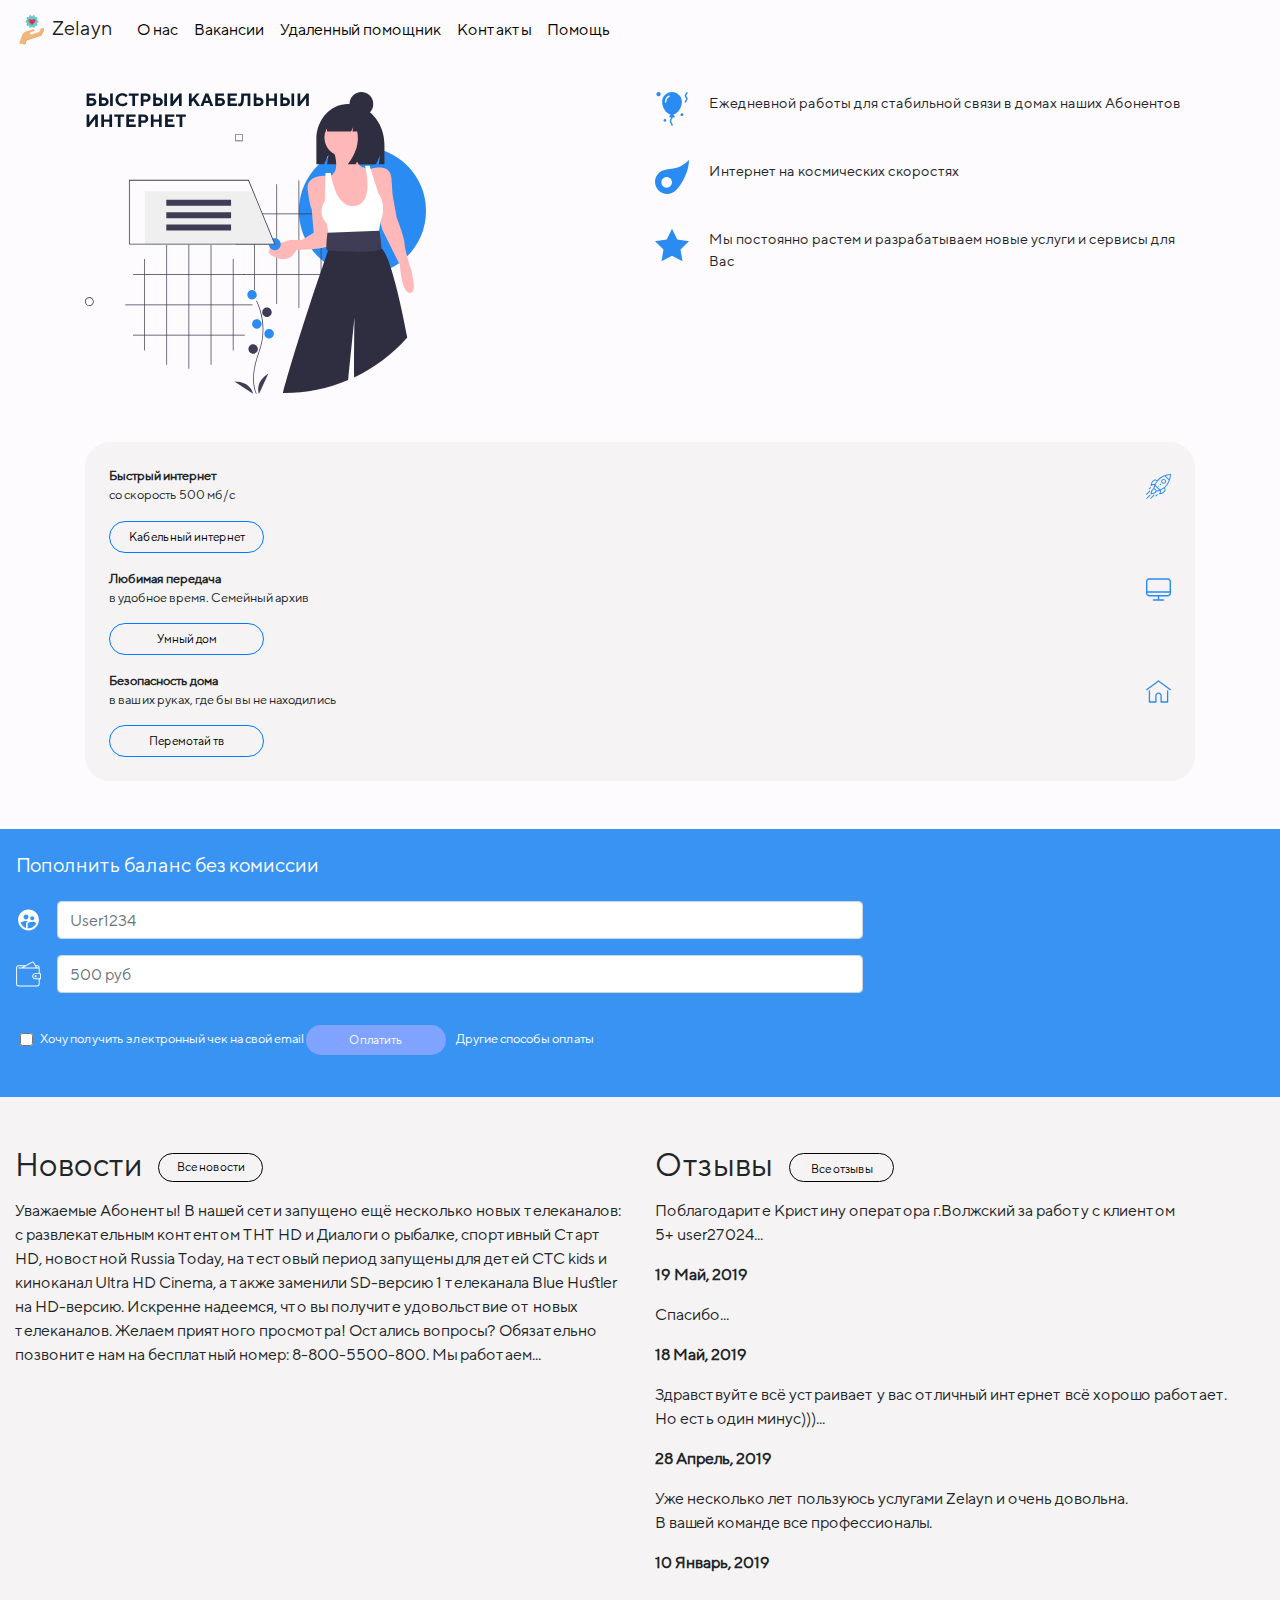
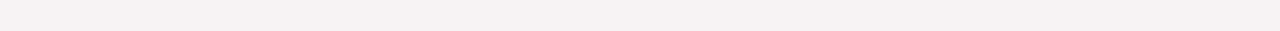
<file: main.html>
<!DOCTYPE html>
<html lang="ru">

<head>
    <meta charset="UTF-8">
    <meta name="viewport" content="width=device-width, initial-scale=1.0">
    <title>Zelayn</title>
    <link rel="stylesheet" href="https://stackpath.bootstrapcdn.com/bootstrap/4.3.1/css/bootstrap.min.css" integrity="sha384-ggOyR0iXCbMQv3Xipma34MD+dH/1fQ784/j6cY/iJTQUOhcWr7x9JvoRxT2MZw1T" crossorigin="anonymous">
    <link rel="stylesheet" href="css/style-bs4.css">
    <link rel="stylesheet" href="css/style.css">
    <link rel="stylesheet" href="fonts/TTNorms-Regular/style.css">
</head>

<body>
    <nav class="navbar navbar-expand-lg navbar-light bg-light">
        <a class="navbar-brand" href="#">
            <img src="icons/service.svg" alt="Zelayn">
            Zelayn</a>
        <a class="main-personal-account d-none" href="#">
            <img src="icons/avatar (2).svg" alt="Zelayn" class="mr-2">
            Личный кабинет</a>
        <button class="navbar-toggler" type="button" data-toggle="collapse" data-target="#navbarSupportedContent" aria-controls="navbarSupportedContent" aria-expanded="false" aria-label="Toggle navigation">
            <span class="navbar-toggler-icon"></span>
        </button>
        <div class="collapse navbar-collapse" id="navbarSupportedContent">
            <ul class="navbar-nav mr-auto navbar-mobile d-sm-none">
                <li class="nav-item">
                    <a class="nav-link" href="#">Главная</a>
                </li>
                <li class="nav-item dropdown">
                    <a class="nav-link dropdown-toggle" href="#" id="navbarDropdown" role="button" data-toggle="dropdown" aria-haspopup="true" aria-expanded="false">
                        Кабельный интернет
                    </a>
                    <div class="dropdown-menu" aria-labelledby="navbarDropdown">
                        <a class="dropdown-item" href="#">Action</a>
                        <a class="dropdown-item" href="#">Another action</a>
                        <div class="dropdown-divider"></div>
                        <a class="dropdown-item" href="#">Something else here</a>
                    </div>
                </li>
                <li class="nav-item dropdown">
                    <a class="nav-link dropdown-toggle" href="#" id="navbarDropdown" role="button" data-toggle="dropdown" aria-haspopup="true" aria-expanded="false">
                        Перемотай ТВ
                    </a>
                    <div class="dropdown-menu" aria-labelledby="navbarDropdown">
                        <a class="dropdown-item" href="#">Action</a>
                        <a class="dropdown-item" href="#">Another action</a>
                        <div class="dropdown-divider"></div>
                        <a class="dropdown-item" href="#">Something else here</a>
                    </div>
                </li>
                <li class="nav-item">
                    <a class="nav-link" href="#">Умный дом</a>
                </li>
                <li class="nav-item dropdown">
                    <a class="nav-link dropdown-toggle" href="#" id="navbarDropdown" role="button" data-toggle="dropdown" aria-haspopup="true" aria-expanded="false">
                        Дополнительно
                    </a>
                    <div class="dropdown-menu" aria-labelledby="navbarDropdown">
                        <a class="dropdown-item" href="#">Action</a>
                        <a class="dropdown-item" href="#">Another action</a>
                        <div class="dropdown-divider"></div>
                        <a class="dropdown-item" href="#">Something else here</a>
                    </div>
                </li>
                <div class="row align-items-center main-search-container">
                    <div class="col-1"><img src="icons/Vector(1).svg" alt="search"></div>
                    <div class="col">
                        <input class="form-control mr-sm-2" type="search" placeholder="Поиск" aria-label="Search">
                    </div>
                </div>
                <div class="row align-items-center main-help-container">
                    <div class="col-1"><img src="icons/Vector(2).svg" alt="help"></div>
                    <div class="col">
                        <a class="nav-link" href="#">Помощь</a>
                    </div>
                </div>
            </ul>
            <ul class="navbar-nav mr-auto">
                <li class="nav-item">
                    <a class="nav-link" href="#">О нас</a>
                </li>
                <li class="nav-item">
                    <a class="nav-link" href="#">Вакансии</a>
                </li>
                <li class="nav-item">
                    <a class="nav-link" href="#">Удаленный помощник</a>
                </li>
                <li class="nav-item">
                    <a class="nav-link" href="#">Контакты</a>
                </li>
                <li class="nav-item">
                    <a class="nav-link" href="#">Помощь</a>
                </li>
            </ul>
        </div>
    </nav>
    <section class="container main-achievement">
        <div class="row">
            <div class="col mb-5"><img src="img/undraw_services_5tv9.svg" alt="master-img"></div>
            <div class="col">
                <div class="main-achievement-item">
                    <img src="icons/balloon.svg" alt="balloon">
                    <div class="main-achievement-item-text">
                        <span>Ежедневной работы для стабильной связи в домах наших Абонентов</span>
                    </div>
                </div>
                <div class="main-achievement-item">
                    <img src="icons/asteroid.svg" alt="asteroid">
                    <div class="main-achievement-item-text">
                        <span>Интернет на космических скоростях</span>
                    </div>
                </div>
                <div class="main-achievement-item">
                    <img src="icons/star (2).svg" alt="star">
                    <div class="main-achievement-item-text">
                        <span>Мы постоянно растем и разрабатываем новые услуги и сервисы для Вас</span>
                    </div>
                </div>
            </div>
        </div>
    </section>
    <section class="service-mobile container">
        <div class="service-mobile-card mb-5 pb-4">
            <div class="row">
                <div class="col pt-4">
                    <div class="service-mobile-card-item justify-content-between align-items-start pl-4 pt-0 pr-4">
                        <div class="service-mobile-card-item-text">
                            <p class="font-weight-bold">Быстрый интернет<br><span class="font-weight-normal">со скорость 500 мб/с</span></p>
                            <a href="#" class="btn btn-outline-primary">Кабельный интернет</a>
                        </div>
                        <img src="icons/startup.svg" alt="internet" class="mt-2">
                    </div>
                    <div class="service-mobile-card-item justify-content-between align-items-start pl-4 pt-3 pr-4">
                        <div class="service-mobile-card-item-text">
                            <p class="font-weight-bold">Любимая передача<br><span class="font-weight-normal">в удобное время. Семейный архив</span>
                            </p>
                            <a href="#" class="btn btn-outline-primary">Умный дом</a>
                        </div>
                        <img src="icons/monitor.svg" alt="tv" class="mt-2">
                    </div>
                    <div class="service-mobile-card-item justify-content-between align-items-start pl-4 pt-3 pr-4">
                        <div class="service-mobile-card-item-text">
                            <p class="font-weight-bold">Безопасность дома<br><span class="font-weight-normal">в ваших руках, где бы вы не находились</span>
                            </p>
                            <a href="#" class="btn btn-outline-primary">Перемотай тв</a>
                        </div>
                        <img src="icons/home 2.svg" alt="home" class="mt-2">
                    </div>
                </div>
            </div>
        </div>
    </section>
    <!--     <section class="service container">
        
    </section> -->
    <section class="payment-mobile container-fluid pl-3 pt-4 pr-4 pb-4">
        <h5>Пополнить баланс без комиссии</h5>
        <form action="">
            <div class="row flex-column mt-4">
                <div class="col payment-item mb-3">
                    <img src="icons/mdi_supervised_user_circle.svg" alt="user">
                    <input class="form-control ml-3" type="text" placeholder="User1234">
                </div>
                <div class="col payment-item mb-3">
                    <img src="icons/wallet.svg" alt="wallet">
                    <input class="form-control ml-3" type="text" placeholder="500 руб">
                </div>
            </div>
            <div class="form-check mt-3 p-0">                
                    <label class="ml-4 mb-4">
                        <input class="form-check-input" type="checkbox" value="" id="defaultCheck1">
                        <span>Хочу получить электронный чек на свой email</span>  
                    </label>                               
                <input class="btn btn-primary payment-btn" type="submit" value="Оплатить">
                <a href="#" class="ml-2">Другие способы оплаты</a>
            </div>
        </form>
    </section>


    <section class="main-news-comments container-fluid pt-5 pb-3">
        <div class="row">
            <div class="col-12 col-md-12 col-lg-6 col-xl-6 pb-4">
                <div class="main-news-comments-item d-flex mb-2">
                    <h2>Новости</h2>
                    <button type="button" class="btn btn-outline-dark badge-pill mt-2 ml-3">Все новости</button>
                </div>
                <p>Уважаемые Абоненты! В нашей сети запущено ещё несколько новых телеканалов: с развлекательным контентом ТНТ HD и Диалоги о рыбалке, спортивный Старт HD, новостной Russia Today, на тестовый период запущены для детей СТС kids и киноканал Ultra HD Cinema, а также заменили SD-версию 1 телеканала Blue Hustler на HD-версию. Искренне надеемся, что вы получите удовольствие от новых телеканалов. Желаем приятного просмотра! Остались вопросы? Обязательно позвоните нам на бесплатный номер: 8-800-5500-800. Мы работаем...</p>
            </div>
            <div class="col-12 col-md-12 col-lg-6 col-xl-6 pb-4">
               <div class="main-news-item d-flex mb-2">
                    <h2>Отзывы</h2>
                    <button type="button" class="btn btn-outline-dark badge-pill mt-2 ml-3">Все отзывы</button>
                </div>
                <p>Поблагодарите Кристину оператора г.Волжский за работу с клиентом <br>5+ user27024...
                    <p class="font-weight-bold">19 Май, 2019</p> 
                </p>
                
                <p>Спасибо...
                    <p class="font-weight-bold">18 Май, 2019</p>
                </p> 
                
                <p>Здравствуйте всё устраивает у вас отличный интернет всё хорошо работает.<br>Но есть один минус)))...
                    <p class="font-weight-bold">28 Апрель, 2019</p>
                </p> 
                
                <p>Уже несколько лет пользуюсь услугами Zelayn и очень довольна.<br>В вашей команде все профессионалы.
                    <p class="font-weight-bold">10 Январь, 2019</p>  
                </p>
                                         
            </div>
        </div>
    </section>


    <script src="https://ajax.googleapis.com/ajax/libs/jquery/1.12.4/jquery.min.js"></script>
    <script src="https://cdnjs.cloudflare.com/ajax/libs/popper.js/1.14.7/umd/popper.min.js" integrity="sha384-UO2eT0CpHqdSJQ6hJty5KVphtPhzWj9WO1clHTMGa3JDZwrnQq4sF86dIHNDz0W1" crossorigin="anonymous"></script>
    <script src="https://stackpath.bootstrapcdn.com/bootstrap/4.3.1/js/bootstrap.min.js" integrity="sha384-JjSmVgyd0p3pXB1rRibZUAYoIIy6OrQ6VrjIEaFf/nJGzIxFDsf4x0xIM+B07jRM" crossorigin="anonymous"></script>
    <script src="script.js"></script>
</body>

</html>
</file>
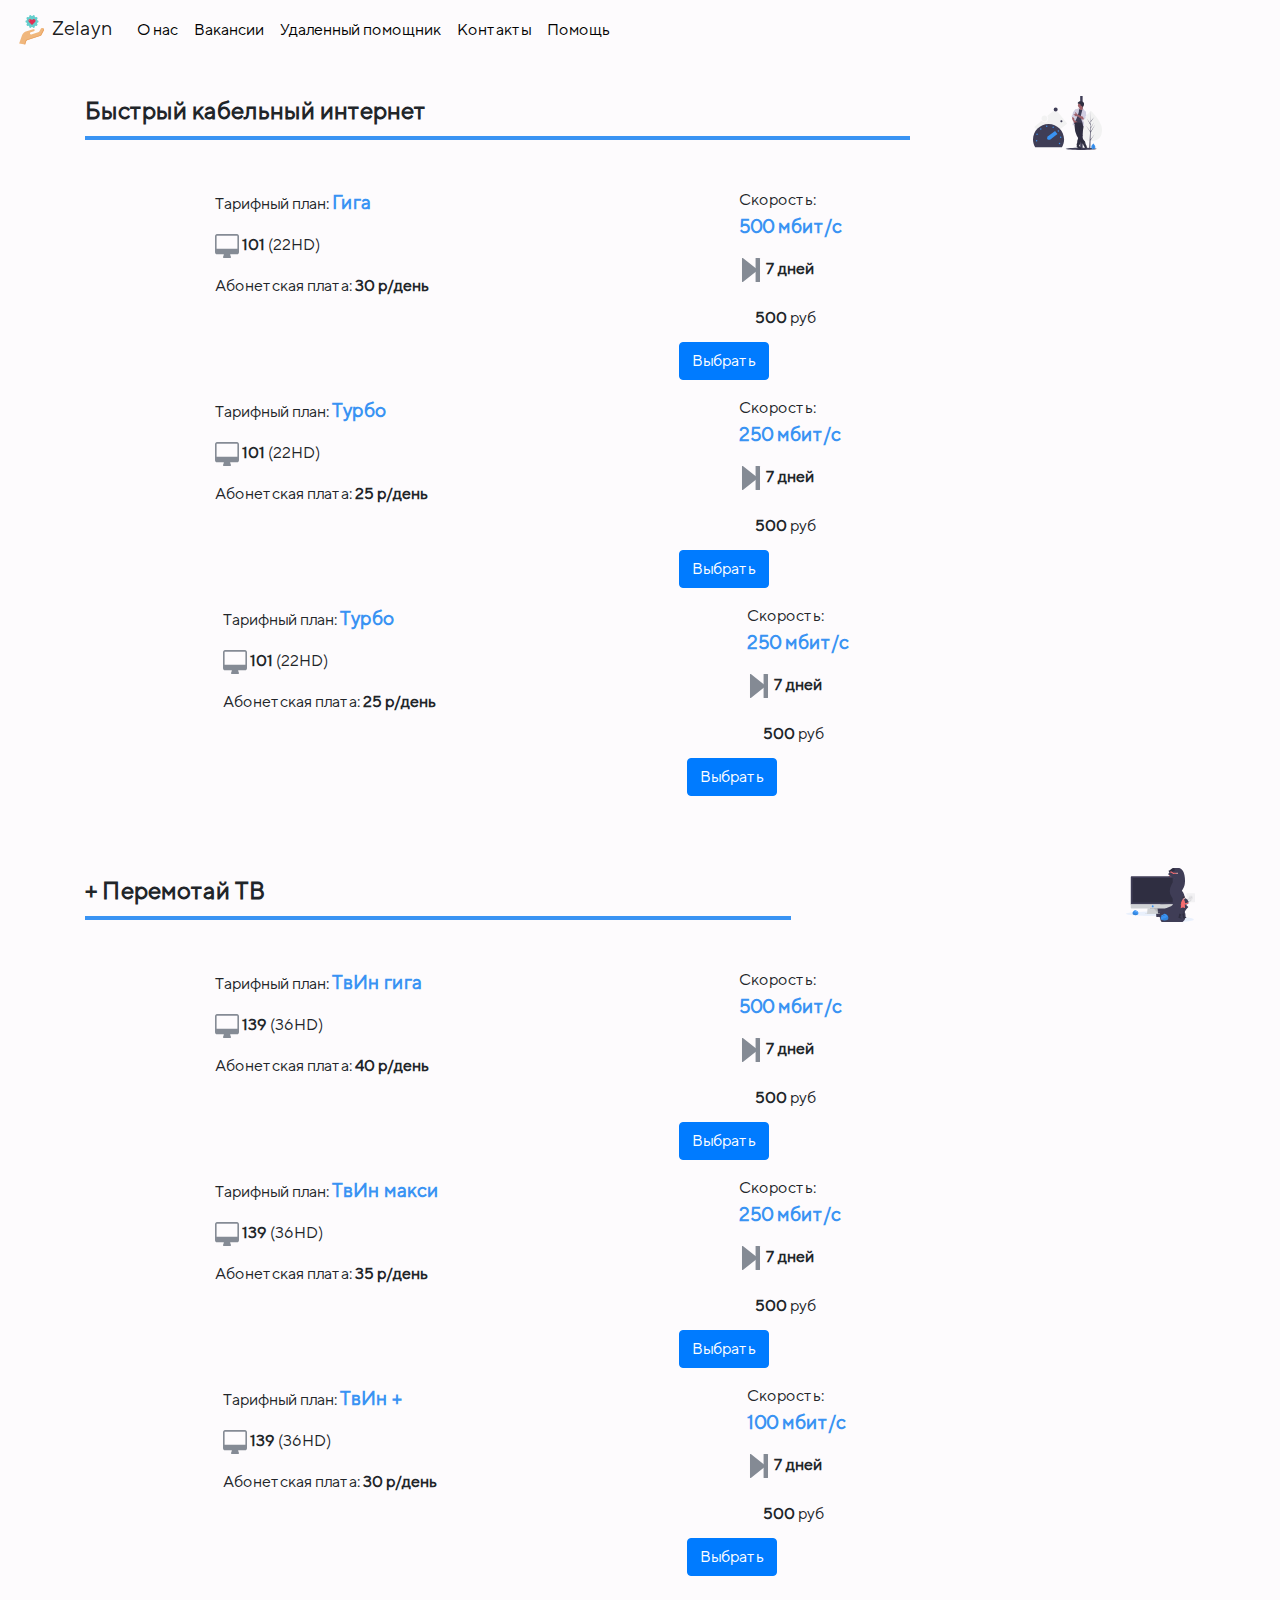
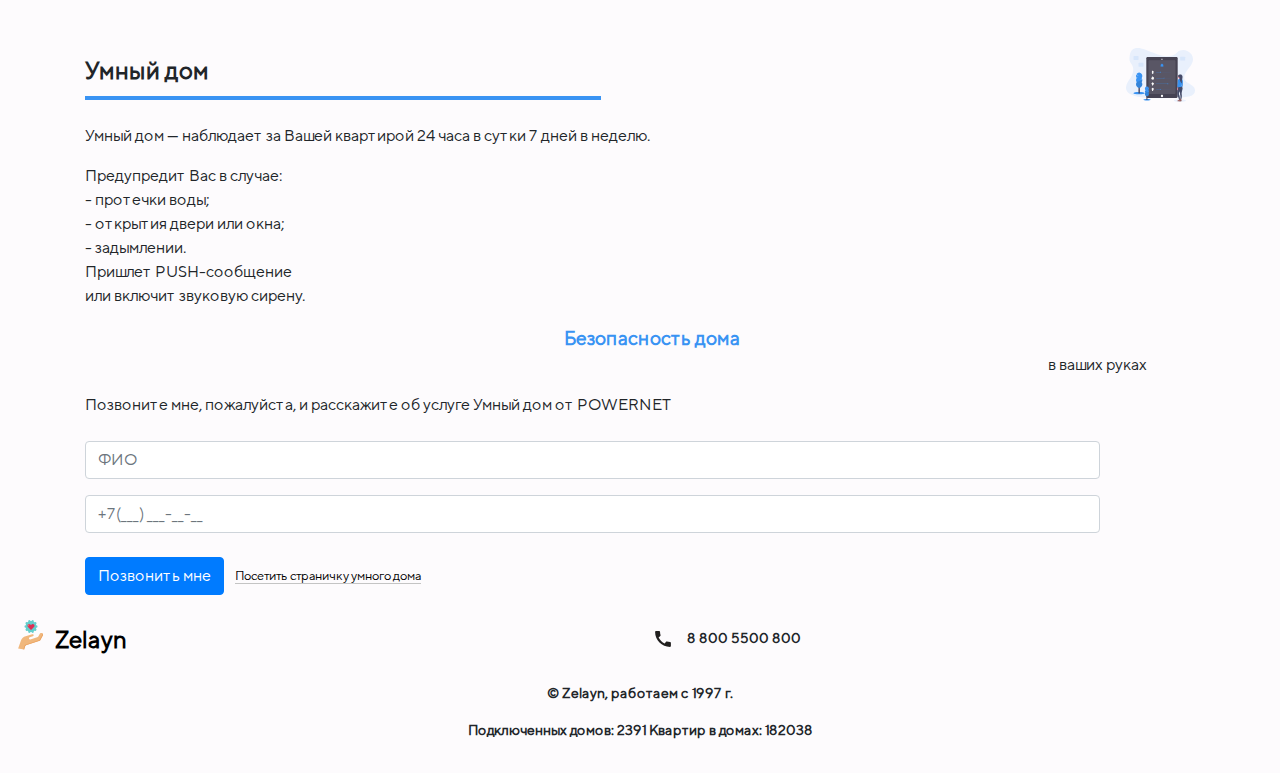
<file: tariffs.html>
<!DOCTYPE html>
<html lang="ru">

<head>
    <meta charset="UTF-8">
    <meta name="viewport" content="width=device-width, initial-scale=1.0">
    <title>Тарифы</title>
    <link rel="stylesheet" href="https://stackpath.bootstrapcdn.com/bootstrap/4.3.1/css/bootstrap.min.css" integrity="sha384-ggOyR0iXCbMQv3Xipma34MD+dH/1fQ784/j6cY/iJTQUOhcWr7x9JvoRxT2MZw1T" crossorigin="anonymous">
    <link rel="stylesheet" href="css/style-bs4.css">
    <link rel="stylesheet" href="css/style.css">
    <link rel="stylesheet" href="fonts/TTNorms-Regular/style.css">
</head>

<body>
    <nav class="navbar navbar-expand-lg navbar-light bg-light">
        <a class="navbar-brand" href="#">
            <img src="icons/service.svg" alt="Zelayn">
            Zelayn
        </a>
        <a class="main-personal-account d-none" href="#">
            <img src="icons/avatar (2).svg" alt="Zelayn" class="mr-2">
            Личный кабинет</a>
        <button class="navbar-toggler" type="button" data-toggle="collapse" data-target="#navbarSupportedContent" aria-controls="navbarSupportedContent" aria-expanded="false" aria-label="Toggle navigation">
            <span class="navbar-toggler-icon"></span>
        </button>
        <div class="collapse navbar-collapse" id="navbarSupportedContent">
            <ul class="navbar-nav mr-auto navbar-mobile d-sm-none">
                <li class="nav-item">
                    <a class="nav-link" href="#">Главная</a>
                </li>
                <li class="nav-item dropdown">
                    <a class="nav-link dropdown-toggle" href="#" id="navbarDropdown" role="button" data-toggle="dropdown" aria-haspopup="true" aria-expanded="false">
                        Кабельный интернет
                    </a>
                    <div class="dropdown-menu" aria-labelledby="navbarDropdown">
                        <a class="dropdown-item" href="#">Action</a>
                        <a class="dropdown-item" href="#">Another action</a>
                        <div class="dropdown-divider"></div>
                        <a class="dropdown-item" href="#">Something else here</a>
                    </div>
                </li>
                <li class="nav-item dropdown">
                    <a class="nav-link dropdown-toggle" href="#" id="navbarDropdown" role="button" data-toggle="dropdown" aria-haspopup="true" aria-expanded="false">
                        Перемотай ТВ
                    </a>
                    <div class="dropdown-menu" aria-labelledby="navbarDropdown">
                        <a class="dropdown-item" href="#">Action</a>
                        <a class="dropdown-item" href="#">Another action</a>
                        <div class="dropdown-divider"></div>
                        <a class="dropdown-item" href="#">Something else here</a>
                    </div>
                </li>
                <li class="nav-item">
                    <a class="nav-link" href="#">Умный дом</a>
                </li>
                <li class="nav-item dropdown">
                    <a class="nav-link dropdown-toggle" href="#" id="navbarDropdown" role="button" data-toggle="dropdown" aria-haspopup="true" aria-expanded="false">
                        Дополнительно
                    </a>
                    <div class="dropdown-menu" aria-labelledby="navbarDropdown">
                        <a class="dropdown-item" href="#">Action</a>
                        <a class="dropdown-item" href="#">Another action</a>
                        <div class="dropdown-divider"></div>
                        <a class="dropdown-item" href="#">Something else here</a>
                    </div>
                </li>
                <div class="row align-items-center main-search-container">
                    <div class="col-1"><img src="icons/Vector(1).svg" alt="search"></div>
                    <div class="col">
                        <input class="form-control mr-sm-2" type="search" placeholder="Поиск" aria-label="Search">
                    </div>
                </div>
                <div class="row align-items-center main-help-container">
                    <div class="col-1"><img src="icons/Vector(2).svg" alt="help"></div>
                    <div class="col">
                        <a class="nav-link" href="#">Помощь</a>
                    </div>
                </div>
            </ul>
            <ul class="navbar-nav mr-auto">
                <li class="nav-item">
                    <a class="nav-link" href="#">О нас</a>
                </li>
                <li class="nav-item">
                    <a class="nav-link" href="#">Вакансии</a>
                </li>
                <li class="nav-item">
                    <a class="nav-link" href="#">Удаленный помощник</a>
                </li>
                <li class="nav-item">
                    <a class="nav-link" href="#">Контакты</a>
                </li>
                <li class="nav-item">
                    <a class="nav-link" href="#">Помощь</a>
                </li>
            </ul>
        </div>
    </nav>
    <div class="container tariffs-item">
        <div class="row d-flex align-items-start">
            <div class="col-9">
                <p class="font-weight-bold pb-2">Быстрый кабельный интернет</p>
            </div>
            <div class="col-3 d-flex justify-content-center mt-1"><img src="icons/undraw_speed_test_wxl0.svg" alt="internet"></div>
        </div>
    </div>
    <section class="container-fluid mobile-slaider-tariffs-wrapper">
        <div class="row mobile-slaider-tariffs d-flex p-3 pb-4">
            <div class="container mobile-slaider-tariffs-item col-10 mr-4 pt-3 pr-2">
                <div class="row">
                    <div class="col">
                        <span>Тарифный план:</span>
                        <span class="font-weight-bold blue">Гига</span>
                        <div class="mt-3 mb-3">
                            <img src="icons/Group.svg" alt="TV">
                            <span class="font-weight-bold">101</span>
                            <span>(22HD)</span>
                        </div>
                        <span>Абонетская плата:</span>
                        <span class="font-weight-bold">30 р/день</span>
                    </div>
                    <div class="col">
                        <span>Скорость:</span>
                        <p class="font-weight-bold blue">500 мбит/с</p>
                        <div class="mb-4">
                            <img src="icons/icon.svg" alt="TV">
                            <span class="font-weight-bold">7 дней</span>
                        </div>
                        <span class="font-weight-bold mobile-slaider-tariffs-item-price ml-3">500 </span><span>руб</span>
                    </div>
                </div>
                <div class="w-100 d-flex justify-content-center pt-2">
                    <button type="button" class="btn btn-primary mt-1">Выбрать</button>
                </div>
            </div>
            <div class="container mobile-slaider-tariffs-item col-10 mr-4 pt-3 pr-2">
                <div class="row">
                    <div class="col">
                        <span>Тарифный план:</span>
                        <span class="font-weight-bold blue">Турбо</span>
                        <div class="mt-3 mb-3">
                            <img src="icons/Group.svg" alt="TV">
                            <span class="font-weight-bold">101</span>
                            <span>(22HD)</span>
                        </div>
                        <span>Абонетская плата:</span>
                        <span class="font-weight-bold">25 р/день</span>
                    </div>
                    <div class="col">
                        <span>Скорость:</span>
                        <p class="font-weight-bold blue">250 мбит/с</p>
                        <div class="mb-4">
                            <img src="icons/icon.svg" alt="TV">
                            <span class="font-weight-bold">7 дней</span>
                        </div>
                        <span class="font-weight-bold mobile-slaider-tariffs-item-price ml-3">500 </span><span>руб</span>
                    </div>
                </div>
                <div class="w-100 d-flex justify-content-center pt-2">
                    <button type="button" class="btn btn-primary mt-1">Выбрать</button>
                </div>
            </div>
            <div class="container mobile-slaider-tariffs-item col-10 mr-3 pt-3 pr-2">
                <div class="row">
                    <div class="col">
                        <span>Тарифный план:</span>
                        <span class="font-weight-bold blue">Турбо</span>
                        <div class="mt-3 mb-3">
                            <img src="icons/Group.svg" alt="TV">
                            <span class="font-weight-bold">101</span>
                            <span>(22HD)</span>
                        </div>
                        <span>Абонетская плата:</span>
                        <span class="font-weight-bold">25 р/день</span>
                    </div>
                    <div class="col">
                        <span>Скорость:</span>
                        <p class="font-weight-bold blue">250 мбит/с</p>
                        <div class="mb-4">
                            <img src="icons/icon.svg" alt="TV">
                            <span class="font-weight-bold">7 дней</span>
                        </div>
                        <span class="font-weight-bold mobile-slaider-tariffs-item-price ml-3">500 </span><span>руб</span>
                    </div>
                </div>
                <div class="w-100 d-flex justify-content-center pt-2">
                    <button type="button" class="btn btn-primary mt-1">Выбрать</button>
                </div>
            </div>
        </div>
    </section>
    <div class="container tariffs-item mt-5">
        <div class="row d-flex align-items-start">
            <div class="col-8">
                <p class="font-weight-bold pb-2 mr-4 mt-1">+ Перемотай ТВ</p>
            </div>
            <div class="col-4 d-flex justify-content-end"><img src="icons/undraw_monitor_iqpq.svg" alt="internet"></div>
        </div>
    </div>    
    <section class="container-fluid mobile-slaider-tariffs-wrapper">
        <div class="row mobile-slaider-tariffs d-flex p-3 pb-4">
            <div class="container mobile-slaider-tariffs-item col-10 mr-4 pt-3 pr-2">
                <div class="row">
                    <div class="col">
                        <span>Тарифный план:</span>
                        <span class="font-weight-bold blue">ТвИн гига</span>
                        <div class="mt-3 mb-3">
                            <img src="icons/Group.svg" alt="TV">
                            <span class="font-weight-bold">139</span>
                            <span>(36HD)</span>
                        </div>
                        <span>Абонетская плата:</span>
                        <span class="font-weight-bold">40 р/день</span>
                    </div>
                    <div class="col">
                        <span>Скорость:</span>
                        <p class="font-weight-bold blue">500 мбит/с</p>
                        <div class="mb-4">
                            <img src="icons/icon.svg" alt="TV">
                            <span class="font-weight-bold">7 дней</span>
                        </div>
                        <span class="font-weight-bold mobile-slaider-tariffs-item-price ml-3">500 </span><span>руб</span>
                    </div>
                </div>
                <div class="w-100 d-flex justify-content-center pt-2">
                    <button type="button" class="btn btn-primary mt-1">Выбрать</button>
                </div>
            </div>
            <div class="container mobile-slaider-tariffs-item col-10 mr-4 pt-3 pr-2">
                <div class="row">
                    <div class="col">
                        <span>Тарифный план:</span>
                        <span class="font-weight-bold blue">ТвИн макси</span>
                        <div class="mt-3 mb-3">
                            <img src="icons/Group.svg" alt="TV">
                            <span class="font-weight-bold">139</span>
                            <span>(36HD)</span>
                        </div>
                        <span>Абонетская плата:</span>
                        <span class="font-weight-bold">35 р/день</span>
                    </div>
                    <div class="col">
                        <span>Скорость:</span>
                        <p class="font-weight-bold blue">250 мбит/с</p>
                        <div class="mb-4">
                            <img src="icons/icon.svg" alt="TV">
                            <span class="font-weight-bold">7 дней</span>
                        </div>
                        <span class="font-weight-bold mobile-slaider-tariffs-item-price ml-3">500 </span><span>руб</span>
                    </div>
                </div>
                <div class="w-100 d-flex justify-content-center pt-2">
                    <button type="button" class="btn btn-primary mt-1">Выбрать</button>
                </div>
            </div>
            <div class="container mobile-slaider-tariffs-item col-10 mr-3 pt-3 pr-2">
                <div class="row">
                    <div class="col">
                        <span>Тарифный план:</span>
                        <span class="font-weight-bold blue">ТвИн +</span>
                        <div class="mt-3 mb-3">
                            <img src="icons/Group.svg" alt="TV">
                            <span class="font-weight-bold">139</span>
                            <span>(36HD)</span>
                        </div>
                        <span>Абонетская плата:</span>
                        <span class="font-weight-bold">30 р/день</span>
                    </div>
                    <div class="col">
                        <span>Скорость:</span>
                        <p class="font-weight-bold blue">100 мбит/с</p>
                        <div class="mb-4">
                            <img src="icons/icon.svg" alt="TV">
                            <span class="font-weight-bold">7 дней</span>
                        </div>
                        <span class="font-weight-bold mobile-slaider-tariffs-item-price ml-3">500 </span><span>руб</span>
                    </div>
                </div>
                <div class="w-100 d-flex justify-content-center pt-2">
                    <button type="button" class="btn btn-primary mt-1">Выбрать</button>
                </div>
            </div>
        </div>
    </section>    
    <div class="container tariffs-item mt-5">
        <div class="row d-flex align-items-start">
            <div class="col">
                <p class="font-weight-bold pb-2 mr-4 mt-1">Умный дом</p>
            </div>
            <div class="col d-flex justify-content-end"><img src="icons/undraw_smart_home_28oy.svg" alt="internet"></div>
        </div>
    </div> 
    <section class="container pt-2">
        <p>Умный дом — наблюдает за Вашей квартирой 24 часа в сутки 7 дней в неделю.</p>
        <span>Предупредит Вас в случае:</span><br>
        <span>- протечки воды;</span><br>
        <span>- открытия двери или окна;</span><br>
        <span>- задымлении.</span><br>
        <span>Пришлет PUSH-сообщение <br>или включит звуковую сирену.</span>
        <div class="w-100 d-flex justify-content-center">
           <span class="font-weight-bold blue mt-3 ml-4">Безопасность дома</span>            
        </div>   
        <div class="w-100 d-flex justify-content-end mb-3">
            <span class="mr-5">в ваших руках</span>                       
        </div> 
        <p>Позвоните мне, пожалуйста, и расскажите об услуге Умный дом от POWERNET</p>
        <form action="" class="smart-home-form">
            <div class="row flex-column mt-4">
                <div class="col-11 mb-3">                    
                    <input class="form-control" type="text" placeholder="ФИО">
                </div>
                <div class="col-11 mb-4">                    
                    <input class="form-control" type="text" placeholder="+7(___) ___-__-__">
                </div>
            </div>            
            <input class="btn btn-primary" type="submit" value="Позвонить мне">
            <a href="#" class="ml-2">Посетить страничку умного дома</a>            
        </form>        
    </section>        
    <footer class="footer container-fluid pt-4 pb-3">
        <div class="row">
            <div class="col footer-logo">
                <a href="#" class="d-flex align-items-center">
                    <img src="icons/service.svg" alt="Zelayn" class="mr-2  mb-2">
                    <span class="font-weight-bold">Zelayn</span>
                </a>
            </div>
            <div class="col footer-number d-flex align-items-center">
                <img src="icons/Vector.svg" alt="number" class="mr-3">
                <span class="font-weight-bold">8 800 5500 800</span>
            </div>
        </div>
        <p class="mt-4 text-center font-weight-bold">© Zelayn, работаем с 1997 г.</p>
        <p class="mt-3 text-center font-weight-bold">Подключенных домов: 2391 Квартир в домах: 182038</p>
    </footer>
    <script src="https://ajax.googleapis.com/ajax/libs/jquery/1.12.4/jquery.min.js"></script>
    <script src="https://cdnjs.cloudflare.com/ajax/libs/popper.js/1.14.7/umd/popper.min.js" integrity="sha384-UO2eT0CpHqdSJQ6hJty5KVphtPhzWj9WO1clHTMGa3JDZwrnQq4sF86dIHNDz0W1" crossorigin="anonymous"></script>
    <script src="https://stackpath.bootstrapcdn.com/bootstrap/4.3.1/js/bootstrap.min.js" integrity="sha384-JjSmVgyd0p3pXB1rRibZUAYoIIy6OrQ6VrjIEaFf/nJGzIxFDsf4x0xIM+B07jRM" crossorigin="anonymous"></script>
    <script src="script.js"></script>
</body>

</html>
</file>
<file: css/style-bs4.css>
a {
	color: #fff;
}
.bg-light {
	background-color: #FDFBFD !important;
}

.navbar-light .navbar-toggler {
	color: #0D1C2E;
	border: 0;
}
button:focus {
	outline: 0;
}
.card {
	max-width: 540px;
}

.navbar-light .navbar-nav .nav-link {
	color:#000;
}

a:hover {
    color: #0056b3;
    text-decoration:none !important;
}

.card {
	border: 0;
	background: transparent;
}
.payment-btn {
	font-size: 0.75rem;
	width: 140px;
}

.btn-outline-primary {
	color: #000;
	width: 155px;
	border-radius: 40px;
	font-size: 0.75rem;
}
.btn-outline-primary:hover {
	cursor: pointer;
	color: #fff !important;
}
.form-check-input {
	margin-top: 0.2rem;
}
</file>
<file: css/style.css>
* {
	font-family: 'TT Norms', sans-serif;
}
body {
	background-color: #FDFBFD;
}
nav {
	margin-bottom: 33px;
}

/*MAIN PAGE*/
.main-img {
	padding: 0 17px;
}
.main-search-container {
	margin-bottom: 18px;
	width: 220px;
}
.main-help-container {
	width: 220px;
}
.main-personal-account {
	color: #0D1C2E;
}

.main-search-container .form-control {
	width: 150px;
	border:0;
	border-bottom: 1px solid #000; 
	border-radius: 0;
	background: transparent;
}

.form-control:focus {
	box-shadow:0px 0px 0px transparent;
}
.main-card {
	width: 95%;
	height: 34px;
	font-size: 14px;
}

.main-card .card-body {
	padding-top: 0;
}

.main-achievement-item {
	font-size: 0.9rem;
	margin-bottom: 34px;
	display: flex;
}

.main-achievement-item img{
	margin-right: 20px;
	height: 34px;
	width: 34px;
}

.service-mobile-card {
	background: #f5f3f3;
	border-radius: 25px;
	font-size: 0.8rem;
}
.service-mobile-card-item {
	display: flex;
}

.payment, .payment-mobile {
	color: #fff;
	background: #3993F3;
	font-size: 0.8rem;
}

.payment-item {
	display: flex;
}
.payment-item input {
	width: 65%;
}
.payment-btn {
	color: #fff;
	background: #80A3FF;
	border-radius: 30px;
	border: 0;
}
.main-news-comments {
	background: #F5F3F3;
}
.btn-outline-dark {
	border-color: #000;
	color: #000;
	width: 105px;
	height: 29px;
	font-size: 0.75rem;
}
.footer-logo a {
	font-size: 1.5rem;
	color: #000;
}

.footer p{
	font-size: 0.875rem;
}
.footer-number {
	font-size: 0.875rem;
}
.footer-number img {
	width: 1rem;
	height: 1rem;
}
.main-news-comments-item button {
	padding: 0;
}


/*.service-desktop-card-item {
	width: 641px;
	height: 626px;
	border: 1px solid #000;
	background: url("../img/Group.svg");	
}


@media screen and (min-width: 768px) {
	.service-mobile {
		display: none;
	}
}
*/

/*TARIFFS PAGE*/

.blue {
	color: #3993F3;
	font-size: 1.2rem;
}
.tariffs-item p {
	font-size: 1.5rem;
	border-bottom: 4px solid #3993F3;
}
.mobile-slider-tariffs {
	flex-wrap: nowrap;
	overflow-x: auto;
}

.mobile-slider-tariffs-item {
	font-size: 0.875rem;
	width: 312px;
	height: 192px;
	background: #F2EEEE;
	border-radius: 7px;
	box-shadow: 0px 5px 7px rgba(0, 0, 0, 0.2);
}
.mobile-slider-tariffs-item-price {
	color: #3993F3;
}
.smart-home-form a {
	font-size: 0.8rem;
	color: #000;
	border-bottom: 1px solid #C4C4C4;
}
</file>
<file: fonts/TTNorms-Regular/style.css>
@font-face {
	font-family: 'TT Norms';
	src: local('TT Norms Regular'), local('TT-Norms-Regular'),
			url('TTNorms-Regular.woff2') format('woff2'),
			url('TTNorms-Regular.woff') format('woff');
	font-weight: 400;
	font-style: normal;
}
</file>
